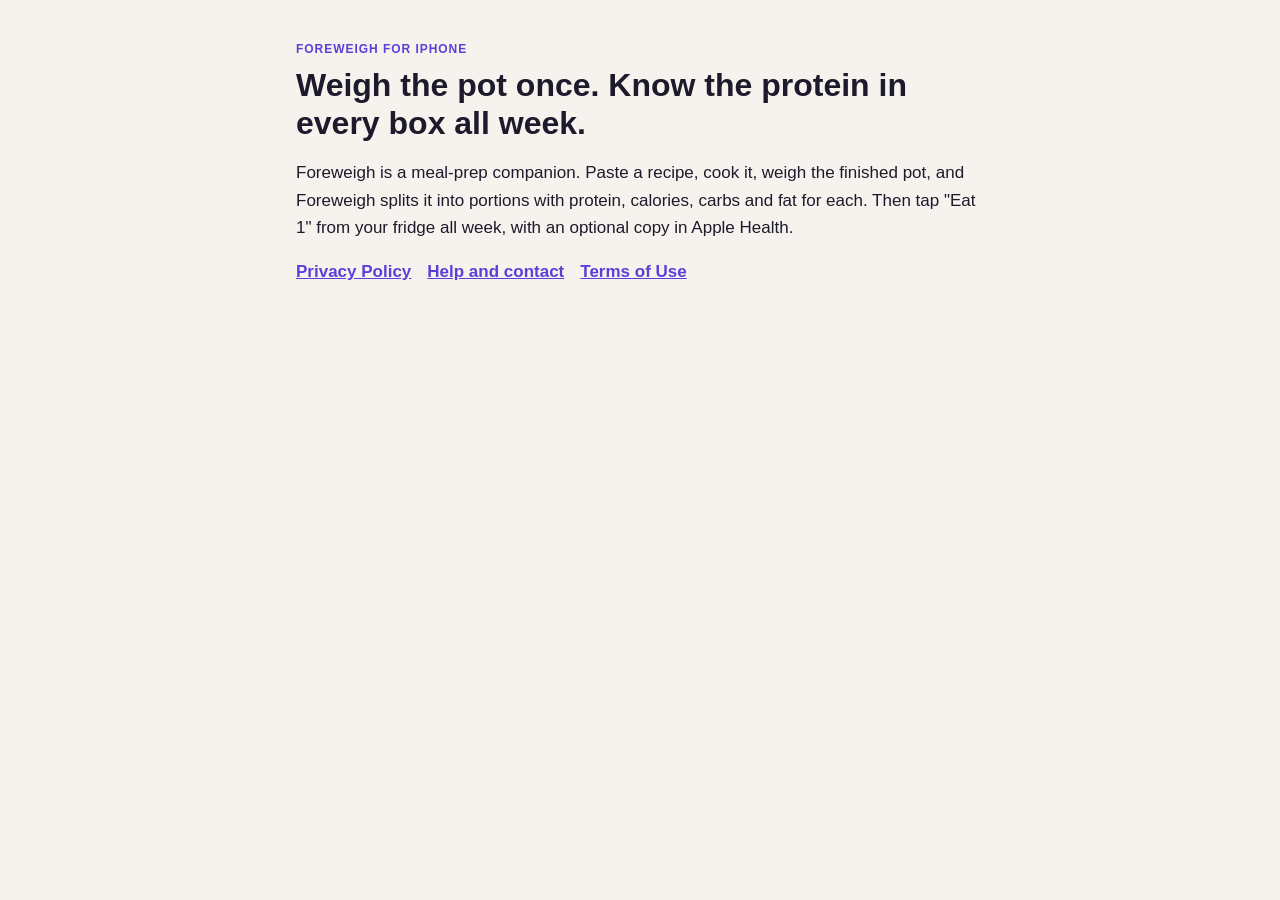
<file: index.html>
<!doctype html><html lang="en"><head><meta charset="utf-8"><meta name="viewport" content="width=device-width,initial-scale=1">
<title>Foreweigh</title><link rel="stylesheet" href="style.css"></head><body><main>
<div class="eyebrow">Foreweigh for iPhone</div>
<h1>Weigh the pot once. Know the protein in every box all week.</h1>
<p>Foreweigh is a meal-prep companion. Paste a recipe, cook it, weigh the finished pot, and Foreweigh splits it into portions with protein, calories, carbs and fat for each. Then tap "Eat 1" from your fridge all week, with an optional copy in Apple Health.</p>
<nav><a href="privacy.html">Privacy Policy</a><a href="support.html">Help and contact</a><a href="https://www.apple.com/legal/internet-services/itunes/dev/stdeula/">Terms of Use</a></nav>
</main></body></html>
</file>
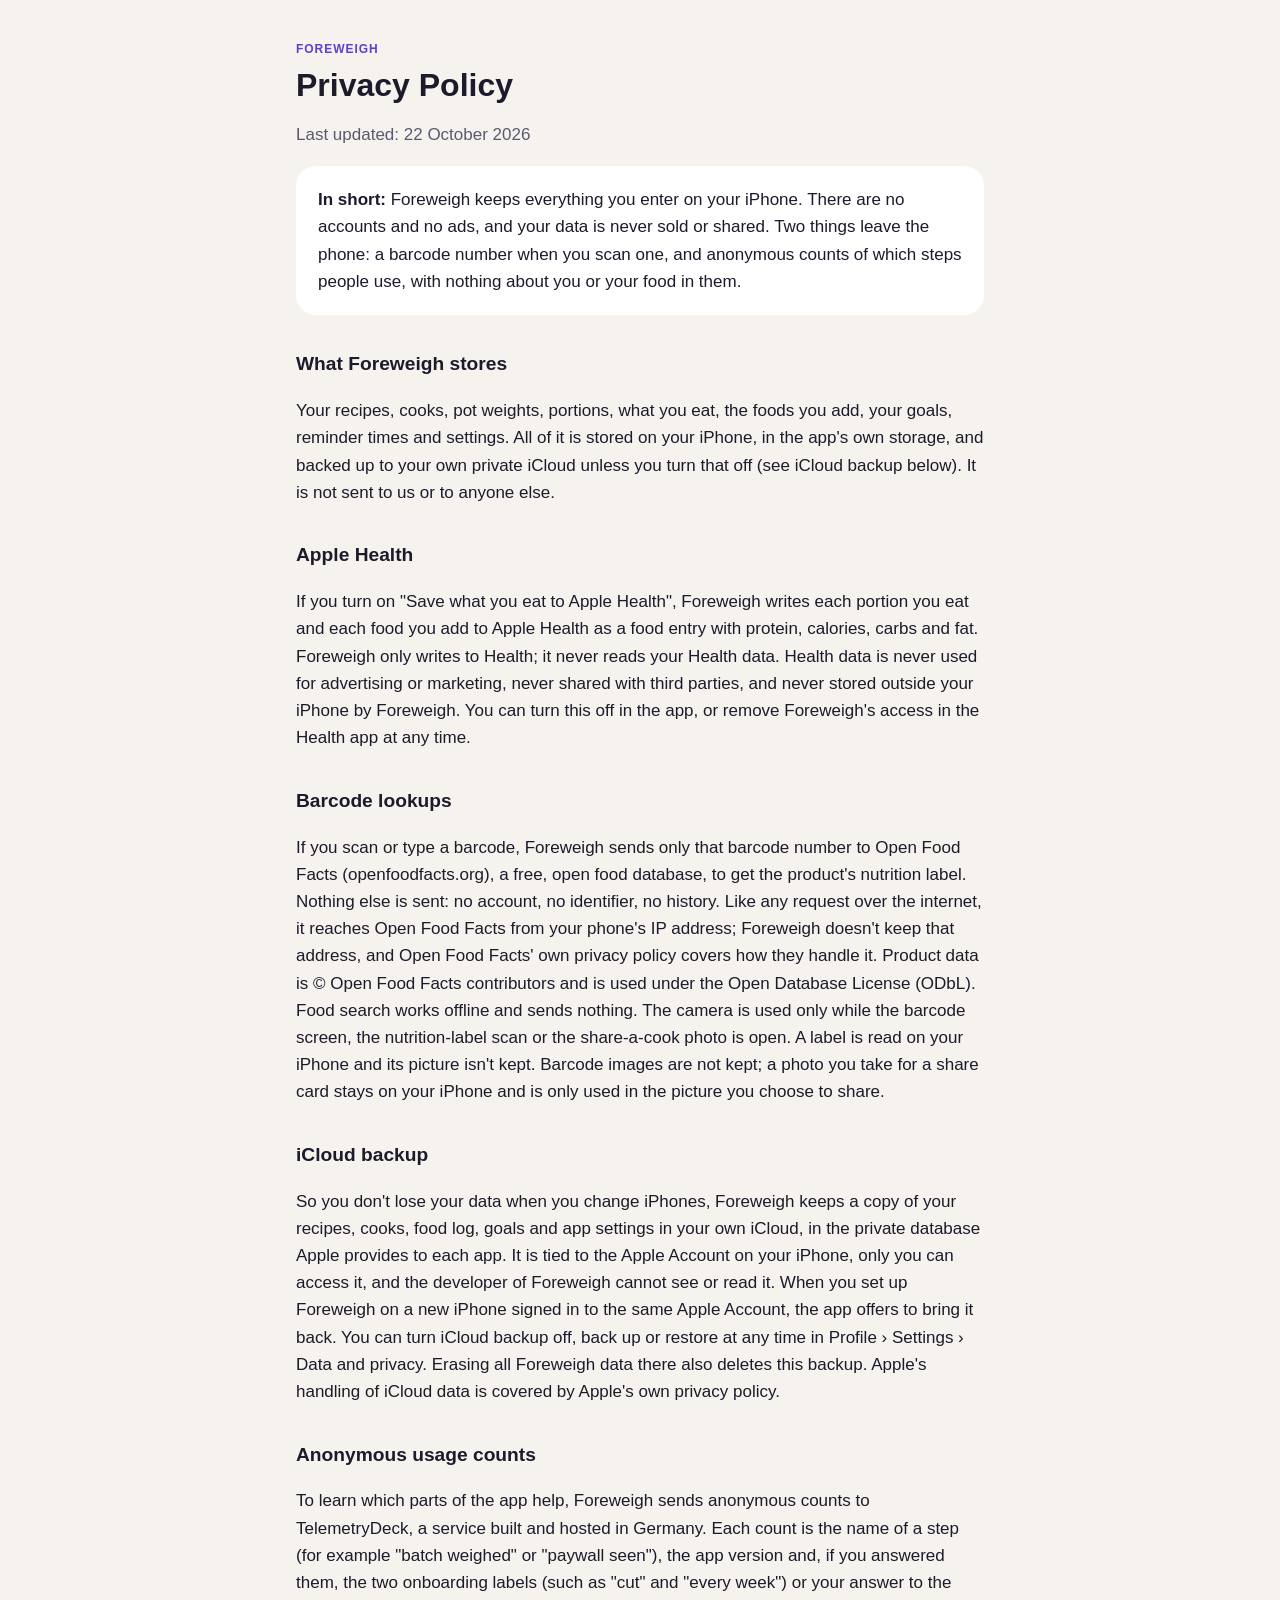
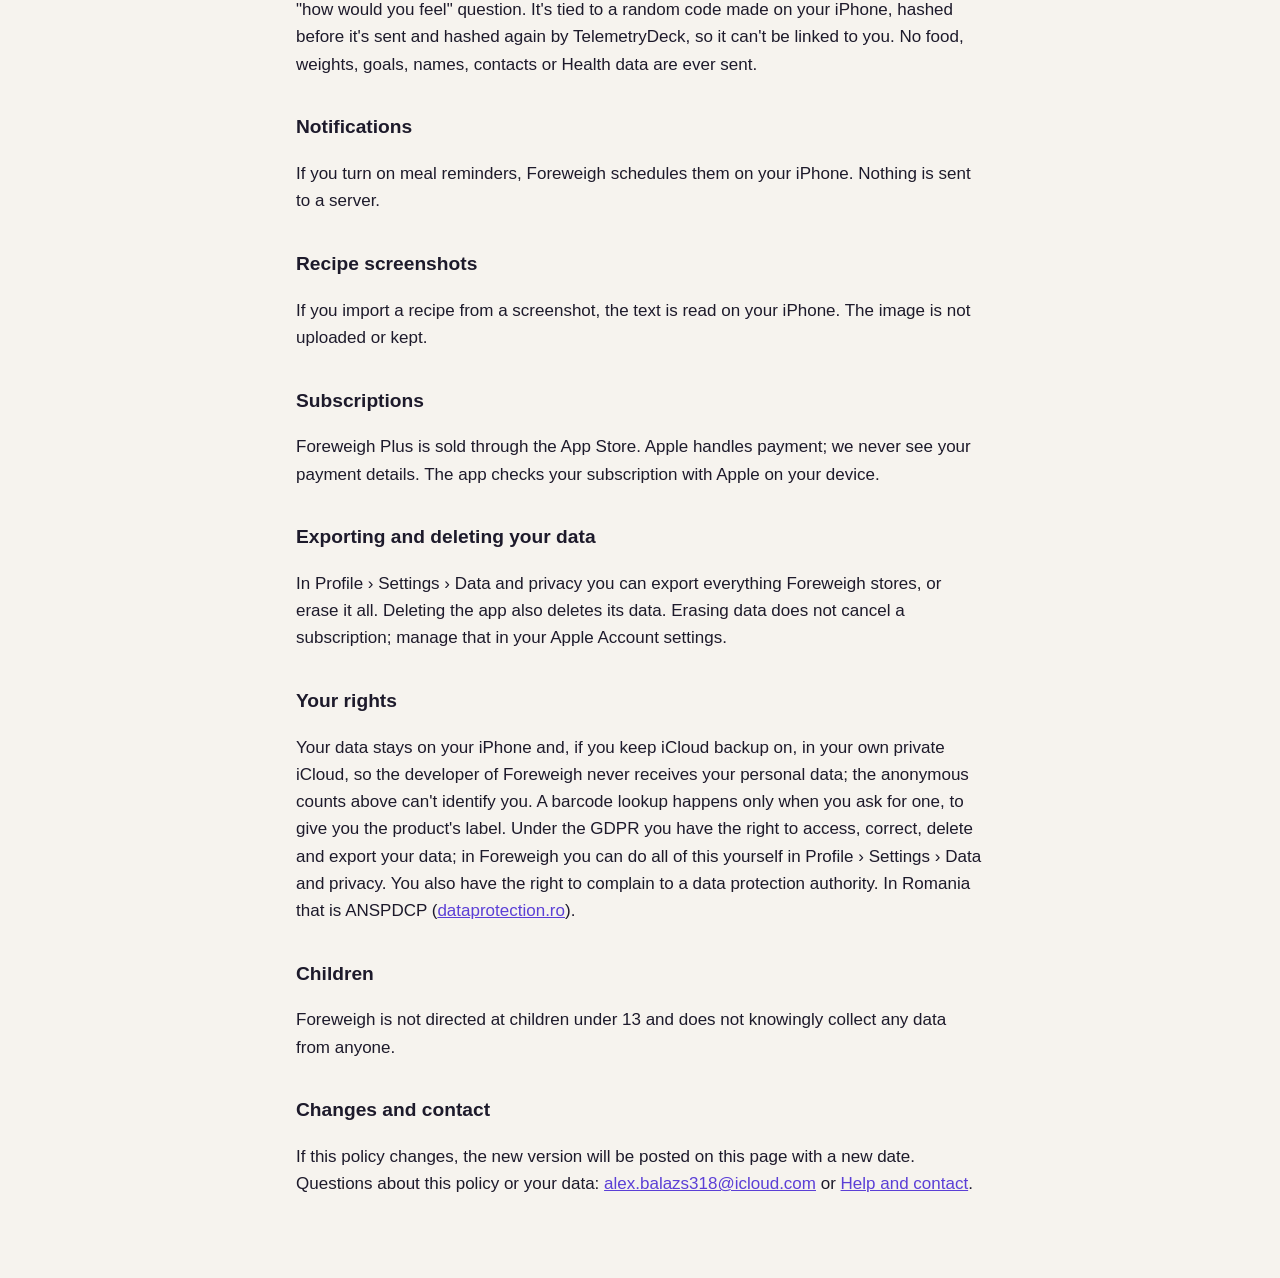
<file: privacy.html>
<!doctype html><html lang="en"><head><meta charset="utf-8"><meta name="viewport" content="width=device-width,initial-scale=1">
<title>Foreweigh Privacy Policy</title><link rel="stylesheet" href="style.css"></head><body><main>
<div class="eyebrow">Foreweigh</div>
<h1>Privacy Policy</h1>
<p class="muted">Last updated: 22 October 2026</p>
<div class="card"><strong>In short:</strong> Foreweigh keeps everything you enter on your iPhone. There are no accounts and no ads, and your data is never sold or shared. Two things leave the phone: a barcode number when you scan one, and anonymous counts of which steps people use, with nothing about you or your food in them.</div>

<h2>What Foreweigh stores</h2>
<p>Your recipes, cooks, pot weights, portions, what you eat, the foods you add, your goals, reminder times and settings. All of it is stored on your iPhone, in the app's own storage, and backed up to your own private iCloud unless you turn that off (see iCloud backup below). It is not sent to us or to anyone else.</p>

<h2>Apple Health</h2>
<p>If you turn on "Save what you eat to Apple Health", Foreweigh writes each portion you eat and each food you add to Apple Health as a food entry with protein, calories, carbs and fat. Foreweigh only writes to Health; it never reads your Health data. Health data is never used for advertising or marketing, never shared with third parties, and never stored outside your iPhone by Foreweigh. You can turn this off in the app, or remove Foreweigh's access in the Health app at any time.</p>

<h2>Barcode lookups</h2>
<p>If you scan or type a barcode, Foreweigh sends only that barcode number to Open Food Facts (openfoodfacts.org), a free, open food database, to get the product's nutrition label. Nothing else is sent: no account, no identifier, no history. Like any request over the internet, it reaches Open Food Facts from your phone's IP address; Foreweigh doesn't keep that address, and Open Food Facts' own privacy policy covers how they handle it. Product data is © Open Food Facts contributors and is used under the Open Database License (ODbL). Food search works offline and sends nothing. The camera is used only while the barcode screen, the nutrition-label scan or the share-a-cook photo is open. A label is read on your iPhone and its picture isn't kept. Barcode images are not kept; a photo you take for a share card stays on your iPhone and is only used in the picture you choose to share.</p>

<h2>iCloud backup</h2>
<p>So you don't lose your data when you change iPhones, Foreweigh keeps a copy of your recipes, cooks, food log, goals and app settings in your own iCloud, in the private database Apple provides to each app. It is tied to the Apple Account on your iPhone, only you can access it, and the developer of Foreweigh cannot see or read it. When you set up Foreweigh on a new iPhone signed in to the same Apple Account, the app offers to bring it back. You can turn iCloud backup off, back up or restore at any time in Profile › Settings › Data and privacy. Erasing all Foreweigh data there also deletes this backup. Apple's handling of iCloud data is covered by Apple's own privacy policy.</p>

<h2>Anonymous usage counts</h2>
<p>To learn which parts of the app help, Foreweigh sends anonymous counts to TelemetryDeck, a service built and hosted in Germany. Each count is the name of a step (for example "batch weighed" or "paywall seen"), the app version and, if you answered them, the two onboarding labels (such as "cut" and "every week") or your answer to the "how would you feel" question. It's tied to a random code made on your iPhone, hashed before it's sent and hashed again by TelemetryDeck, so it can't be linked to you. No food, weights, goals, names, contacts or Health data are ever sent.</p>

<h2>Notifications</h2>
<p>If you turn on meal reminders, Foreweigh schedules them on your iPhone. Nothing is sent to a server.</p>

<h2>Recipe screenshots</h2>
<p>If you import a recipe from a screenshot, the text is read on your iPhone. The image is not uploaded or kept.</p>

<h2>Subscriptions</h2>
<p>Foreweigh Plus is sold through the App Store. Apple handles payment; we never see your payment details. The app checks your subscription with Apple on your device.</p>

<h2>Exporting and deleting your data</h2>
<p>In Profile › Settings › Data and privacy you can export everything Foreweigh stores, or erase it all. Deleting the app also deletes its data. Erasing data does not cancel a subscription; manage that in your Apple Account settings.</p>

<h2>Your rights</h2>
<p>Your data stays on your iPhone and, if you keep iCloud backup on, in your own private iCloud, so the developer of Foreweigh never receives your personal data; the anonymous counts above can't identify you. A barcode lookup happens only when you ask for one, to give you the product's label. Under the GDPR you have the right to access, correct, delete and export your data; in Foreweigh you can do all of this yourself in Profile › Settings › Data and privacy. You also have the right to complain to a data protection authority. In Romania that is ANSPDCP (<a href="https://www.dataprotection.ro">dataprotection.ro</a>).</p>

<h2>Children</h2>
<p>Foreweigh is not directed at children under 13 and does not knowingly collect any data from anyone.</p>

<h2>Changes and contact</h2>
<p>If this policy changes, the new version will be posted on this page with a new date. Questions about this policy or your data: <a href="mailto:alex.balazs318@icloud.com">alex.balazs318@icloud.com</a> or <a href="support.html">Help and contact</a>.</p>
</main></body></html>
</file>
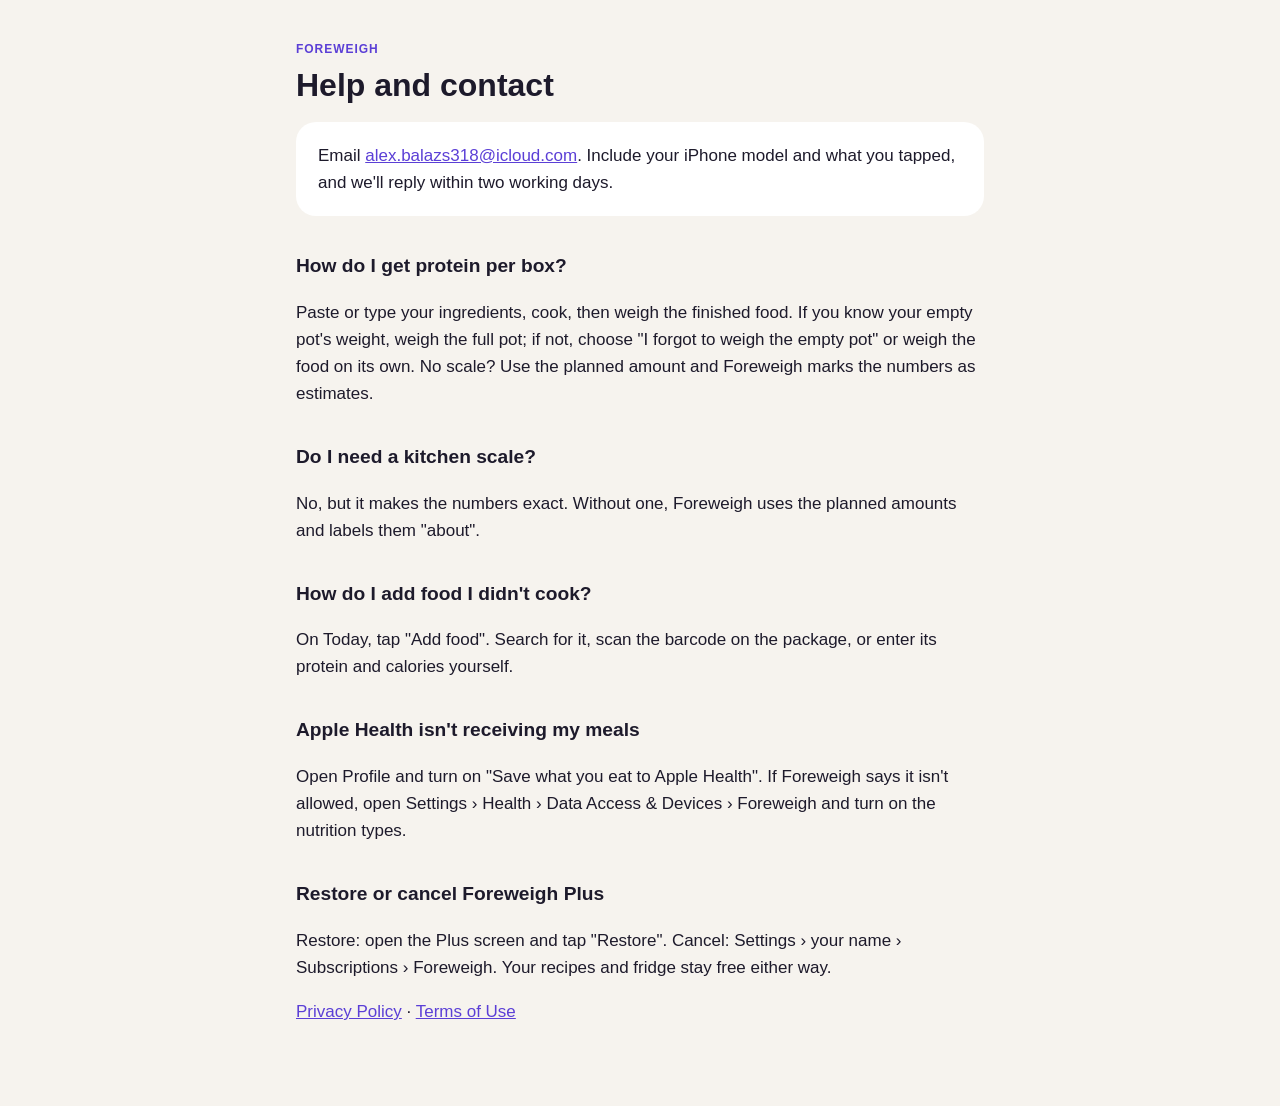
<file: support.html>
<!doctype html><html lang="en"><head><meta charset="utf-8"><meta name="viewport" content="width=device-width,initial-scale=1">
<title>Foreweigh Help and contact</title><link rel="stylesheet" href="style.css"></head><body><main>
<div class="eyebrow">Foreweigh</div>
<h1>Help and contact</h1>
<div class="card">Email <a href="mailto:alex.balazs318@icloud.com">alex.balazs318@icloud.com</a>. Include your iPhone model and what you tapped, and we'll reply within two working days.</div>

<h2>How do I get protein per box?</h2>
<p>Paste or type your ingredients, cook, then weigh the finished food. If you know your empty pot's weight, weigh the full pot; if not, choose "I forgot to weigh the empty pot" or weigh the food on its own. No scale? Use the planned amount and Foreweigh marks the numbers as estimates.</p>

<h2>Do I need a kitchen scale?</h2>
<p>No, but it makes the numbers exact. Without one, Foreweigh uses the planned amounts and labels them "about".</p>

<h2>How do I add food I didn't cook?</h2>
<p>On Today, tap "Add food". Search for it, scan the barcode on the package, or enter its protein and calories yourself.</p>

<h2>Apple Health isn't receiving my meals</h2>
<p>Open Profile and turn on "Save what you eat to Apple Health". If Foreweigh says it isn't allowed, open Settings › Health › Data Access &amp; Devices › Foreweigh and turn on the nutrition types.</p>

<h2>Restore or cancel Foreweigh Plus</h2>
<p>Restore: open the Plus screen and tap "Restore". Cancel: Settings › your name › Subscriptions › Foreweigh. Your recipes and fridge stay free either way.</p>

<p><a href="privacy.html">Privacy Policy</a> · <a href="https://www.apple.com/legal/internet-services/itunes/dev/stdeula/">Terms of Use</a></p>
</main></body></html>
</file>
<file: style.css>
:root{--bg:#f6f3ee;--ink:#1d1a2b;--muted:#5d5870;--accent:#5b3fd6;--card:#fff}
@media (prefers-color-scheme:dark){:root{--bg:#121019;--ink:#efecf8;--muted:#a9a3bd;--accent:#a996ff;--card:#1c1926}}
*{box-sizing:border-box}body{margin:0;background:var(--bg);color:var(--ink);font:17px/1.6 -apple-system,BlinkMacSystemFont,"SF Pro Rounded","Segoe UI",sans-serif}
main{max-width:720px;margin:0 auto;padding:40px 16px 64px}h1{font-size:2rem;line-height:1.2;margin:.2em 0 .4em}h2{font-size:1.2rem;margin:1.8em 0 .4em}
a{color:var(--accent)}.eyebrow{text-transform:uppercase;letter-spacing:.08em;font-size:.75rem;font-weight:700;color:var(--accent)}
.card{background:var(--card);border-radius:20px;padding:20px 22px;margin:18px 0}.muted{color:var(--muted)}nav a{margin-right:16px;font-weight:600}
</file>
